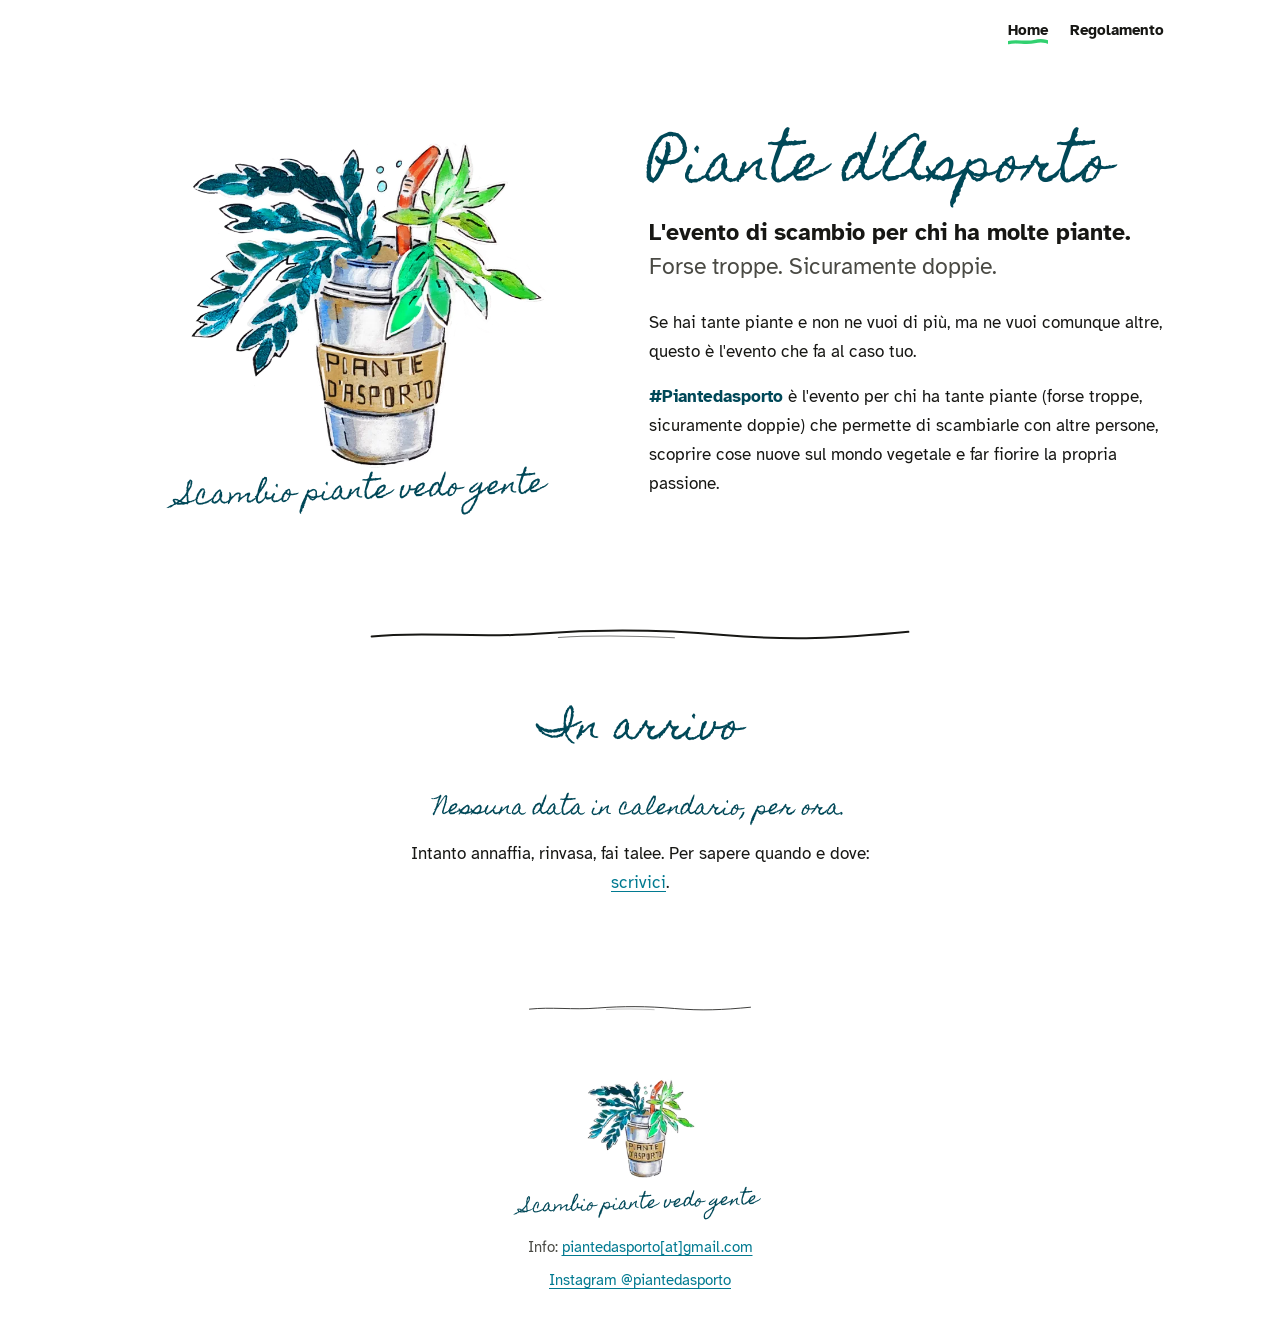
<file: index.html>
<!doctype html>
<html lang="it">
<head>
  <meta charset="utf-8">
  <meta name="viewport" content="width=device-width, initial-scale=1">
  <title>Piante d'Asporto · scambio piante a Torino</title>
  <meta name="description" content="L'evento di scambio per chi ha molte piante. Forse troppe. Sicuramente doppie. Porta una pianta, prendi una pianta.">
  <link rel="canonical" href="https://piantedasporto.it/">

  <meta property="og:type" content="website">
  <meta property="og:locale" content="it_IT">
  <meta property="og:site_name" content="Piante d'Asporto">
  <meta property="og:title" content="Piante d'Asporto">
  <meta property="og:description" content="L'evento di scambio per chi ha molte piante. Forse troppe. Sicuramente doppie.">
  <meta property="og:url" content="https://piantedasporto.it/">
  <meta property="og:image" content="https://piantedasporto.it/img/og.jpg">
  <meta property="og:image:width" content="1200">
  <meta property="og:image:height" content="630">
  <meta property="og:image:alt" content="Il logo di Piante d'Asporto, un bicchiere da asporto pieno di piante, con la scritta Scambio piante vedo gente">
  <meta name="twitter:card" content="summary_large_image">

  <link rel="icon" href="favicon.ico" sizes="48x48">
  <link rel="icon" href="img/favicon-32.png" type="image/png" sizes="32x32">
  <link rel="apple-touch-icon" href="img/apple-touch-icon.png">
  <link rel="manifest" href="site.webmanifest">
  <meta name="theme-color" content="#ffffff">

  <link rel="preload" href="fonts/homemade-apple-latin-400-normal.woff2" as="font" type="font/woff2" crossorigin>
  <link rel="preload" href="fonts/atkinson-hyperlegible-latin-400-normal.woff2" as="font" type="font/woff2" crossorigin>
  <link rel="stylesheet" href="styles.css">
  <script src="main.js" defer></script>
</head>
<body>
  <a class="skip" href="#contenuto">Vai al contenuto</a>

  <svg width="0" height="0" style="position:absolute" aria-hidden="true" focusable="false">
    <symbol id="tratto" viewBox="0 0 600 24">
      <path d="M4 14.5C62 8.2 118 16.9 186 11.6S318 6.4 392 12.8 520 16.6 596 9.4" fill="none" stroke="currentColor" stroke-width="2.2" stroke-linecap="round"/>
      <path d="M210 15.6c40-2.4 86-1.8 128 .4" fill="none" stroke="currentColor" stroke-width="1.2" stroke-linecap="round" opacity=".55"/>
    </symbol>
  </svg>

  <header class="site-header home">
    <div class="wrap">
      <nav class="nav" aria-label="Principale">
        <ul>
          <li><a href="./" aria-current="page">Home</a></li>
          <li><a href="regolamento.html">Regolamento</a></li>
        </ul>
      </nav>
    </div>
  </header>

  <main id="contenuto">
    <section class="hero">
      <div class="wrap">
        <figure class="logo-lockup">
          <picture>
            <source type="image/webp" srcset="img/logo-320.webp 320w, img/logo-640.webp 640w, img/logo-1040.webp 1040w" sizes="(min-width: 56rem) 23rem, 78vw">
            <img src="img/logo-640.png" srcset="img/logo-320.png 320w, img/logo-640.png 640w, img/logo-1040.png 1040w" sizes="(min-width: 56rem) 23rem, 78vw" width="640" height="586" alt="Piante d'Asporto: un bicchiere da asporto con cannuccia, pieno di piante" fetchpriority="high">
          </picture>
          <div class="bolle" aria-hidden="true"><span></span><span></span><span></span></div>
          <figcaption class="payoff">Scambio piante vedo gente</figcaption>
        </figure>

        <div class="hero-text">
          <h1>Piante d'Asporto</h1>
          <p class="sottotitolo">L'evento di scambio per chi ha molte piante. <span>Forse troppe. Sicuramente doppie.</span></p>
          <p>Se hai tante piante e non ne vuoi di più, ma ne vuoi comunque altre, questo è l'evento che fa al caso tuo.</p>
          <p><span class="hashtag">#Piantedasporto</span> è l'evento per chi ha tante piante (forse troppe, sicuramente doppie) che permette di scambiarle con altre persone, scoprire cose nuove sul mondo vegetale e far fiorire la propria passione.</p>
        </div>
      </div>
    </section>

    <svg class="tratto" aria-hidden="true" focusable="false"><use href="#tratto"/></svg>

    <section class="sezione" id="appuntamenti" aria-labelledby="titolo-appuntamenti">
      <div class="wrap">
        <h2 id="titolo-appuntamenti">Prossimi appuntamenti</h2>

        <!--
          SCHEDE EVENTO
          Per aggiungere un evento copia un <li> e cambia i dati.
          data-date (AAAA-MM-GG) serve a nascondere da solo gli eventi passati.
          Se nessun evento è futuro, la sezione mostra "In arrivo".
        -->
        <ul class="eventi" data-eventi>
          <li class="evento" data-date="2026-11-22">
            <h3 class="fascetta"><small>#Piantedasporto</small> <span class="quartiere">San Donato</span></h3>
            <p class="data"><time datetime="2026-11-22">Domenica 22 novembre</time></p>
            <p class="sede"><strong>@Lo Sbando</strong> Piazza Paravia 9B, Torino</p>

            <p class="claim">Cadono le foglie, ma non la voglia di stare insieme!</p>
            <p class="descrizione">Domenica 22 novembre, appuntamento autunnale con Piante d'Asporto: un workshop per sporcarsi le mani, bella musica per rifarsi le orecchie e una tisana (o tre) per accompagnare la conversazione.</p>
            <p class="descrizione">E ovviamente, tante piante da scambiare e persone con cui fare amicizia.</p>

            <ol class="programma">
              <li>
                <h4><span class="ora">15:00</span> Workshop di rinvaso <span class="nota-ora">(offerta libera)</span></h4>
                <p>Sembra facile, ma non lo è: sapere come fare un corretto rinvaso delle piante è una delle cose che distingue un pollice verde da un pollice verso. Con un po' pazienza, in questa oretta vedremo insieme le principali problematiche, gli errori da evitare e sfateremo qualche falso mito.</p>
              </li>
              <li>
                <h4><span class="ora">17:00</span> scambio piante, tisane e DJ set botanico con La Stefy</h4>
                <p>Il fulcro di ogni evento di Piante d'Asporto: lo scambio! Porta le tue piante e talee, scambiale con altre persone. È un ottimo pretesto per fare conoscenza!</p>
              </li>
            </ol>

            <p class="leggi"><span aria-hidden="true">🪴</span> Mi raccomando, <a href="regolamento.html">leggi il regolamento!</a> <span aria-hidden="true">🪴</span></p>
            <p class="iscrizione">Per partecipare compila il form di iscrizione:</p>
            <p class="azione"><a class="btn" href="https://forms.gle/s6F1cwdWLAPHZ67g9">Vuoi partecipare?</a></p>
          </li>

          <li class="evento" data-date="2025-04-06">
            <h3 class="fascetta"><small>#Piantedasporto</small> <span class="quartiere">San Salvario</span></h3>
            <p class="data"><time datetime="2025-04-06">06 aprile 2025</time></p>
            <p class="sede"><strong>@Casa del Quartiere di San Salvario</strong> via Morgari 14, Torino</p>

            <p class="claim">Scambio piante: porta una pianta, prendi una pianta!</p>

            <ol class="programma">
              <li>
                <h4><span class="ora">Ore 16:00</span> raccolta piante</h4>
                <p>Porta le piante o le talee che desideri scambiare, e ricevi in cambio un talloncino.</p>
              </li>
              <li>
                <h4><span class="ora">Ore 17:30</span> scambio piante</h4>
                <p>Restituendo il talloncino potrai prendere una pianta o una talea in cambio. Voilà!</p>
              </li>
              <!-- Workshop, solo se presente:
              <li>
                <h4><span class="ora">Ore 15:00</span> workshop: titolo</h4>
                <p>Descrizione breve.</p>
              </li>
              -->
            </ol>

            <p class="leggi"><span aria-hidden="true">🪴</span> Mi raccomando, <a href="regolamento.html">leggi il regolamento!</a> <span aria-hidden="true">🪴</span></p>
            <p class="azione"><a class="btn" href="regolamento.html#info" data-mail="Partecipo a #Piantedasporto San Salvario">Vuoi partecipare?</a></p>
          </li>
        </ul>

        <div class="in-arrivo" data-in-arrivo hidden>
          <p class="script">Nessuna data in calendario, per ora.</p>
          <p>Intanto annaffia, rinvasa, fai talee. Per sapere quando e dove: <a href="regolamento.html#info" data-mail="">scrivici</a>.</p>
        </div>
      </div>
    </section>
  </main>

  <svg class="tratto corto" aria-hidden="true" focusable="false"><use href="#tratto"/></svg>

  <footer class="site-footer">
    <div class="wrap">
      <picture>
        <source type="image/webp" srcset="img/logo-160.webp 160w, img/logo-320.webp 320w" sizes="7rem">
        <img class="logo-footer" src="img/logo-320.png" width="320" height="293" alt="" loading="lazy" decoding="async">
      </picture>
      <p class="payoff">Scambio piante vedo gente</p>
      <p>Info: <a href="regolamento.html#info" data-mail="">piantedasporto[at]gmail.com</a></p>
      <p><a href="https://www.instagram.com/piantedasporto/" rel="me">Instagram @piantedasporto</a></p>
    </div>
  </footer>
</body>
</html>
</file>
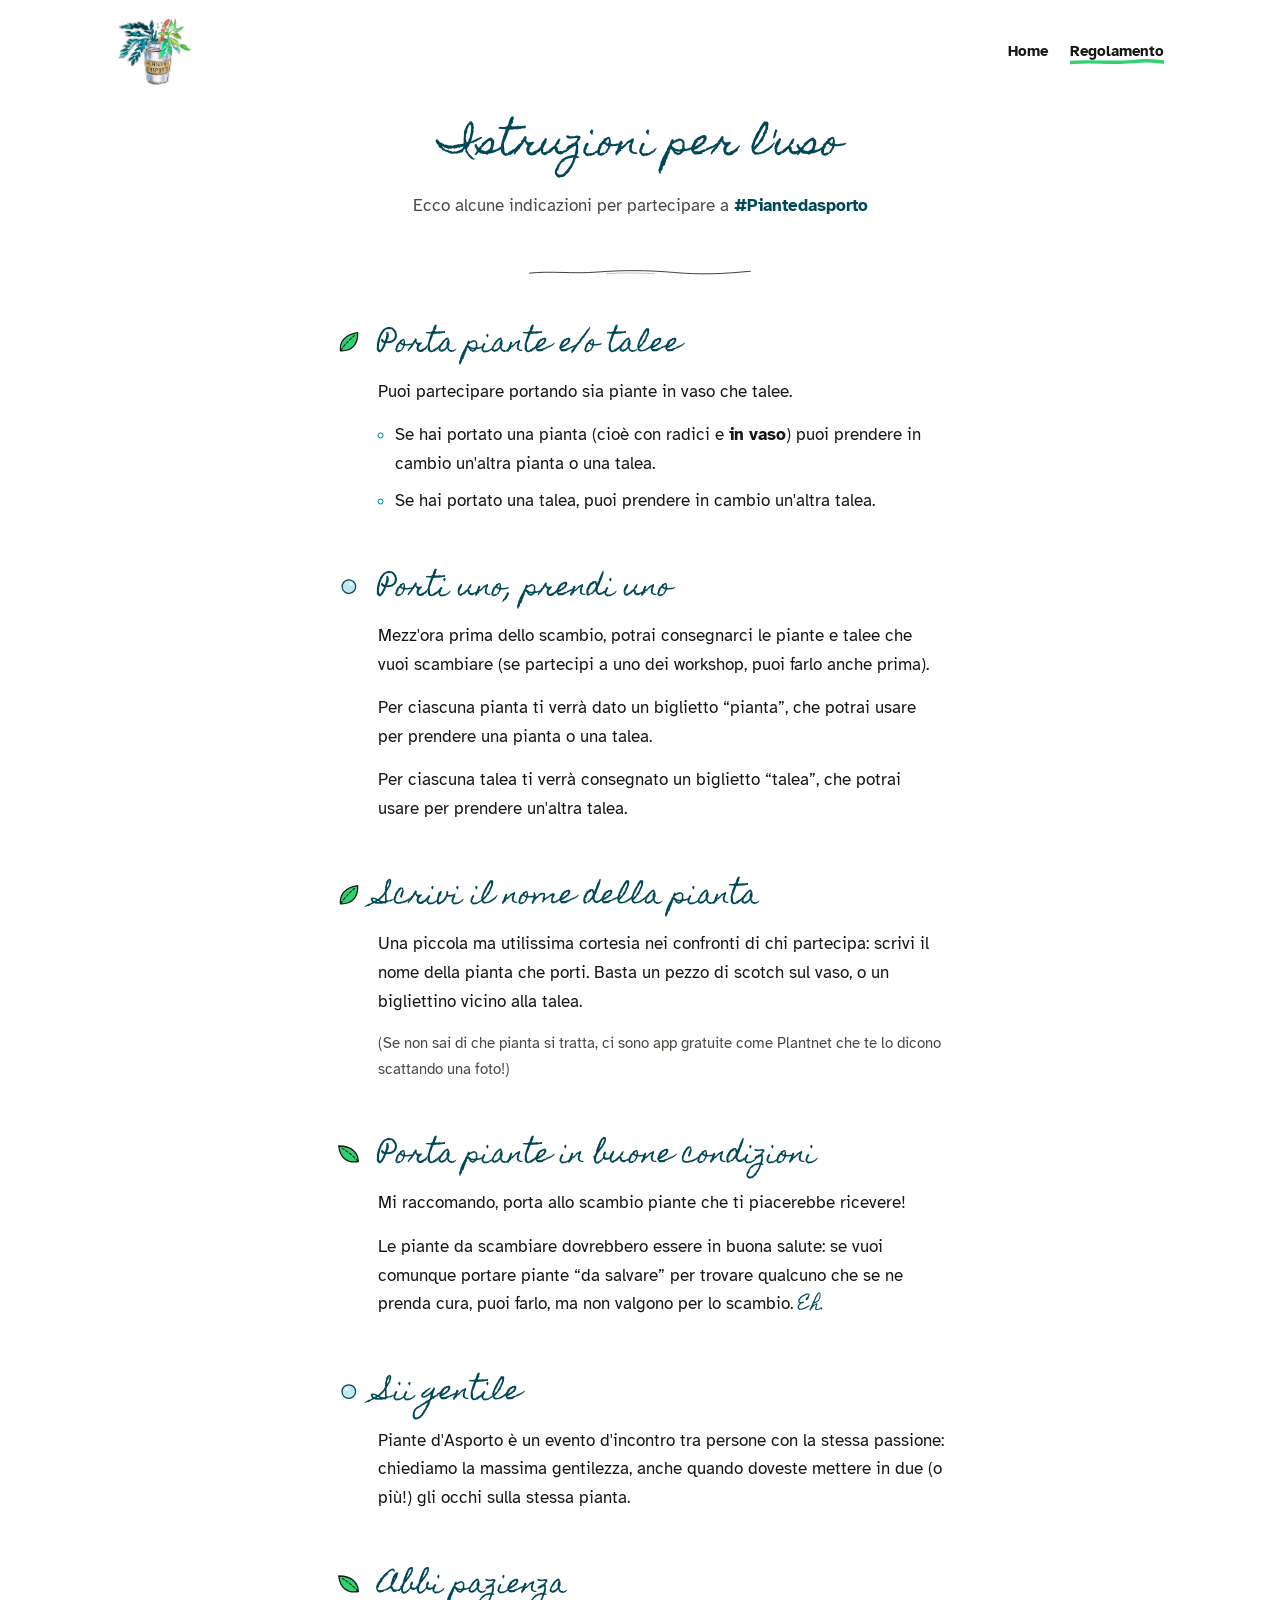
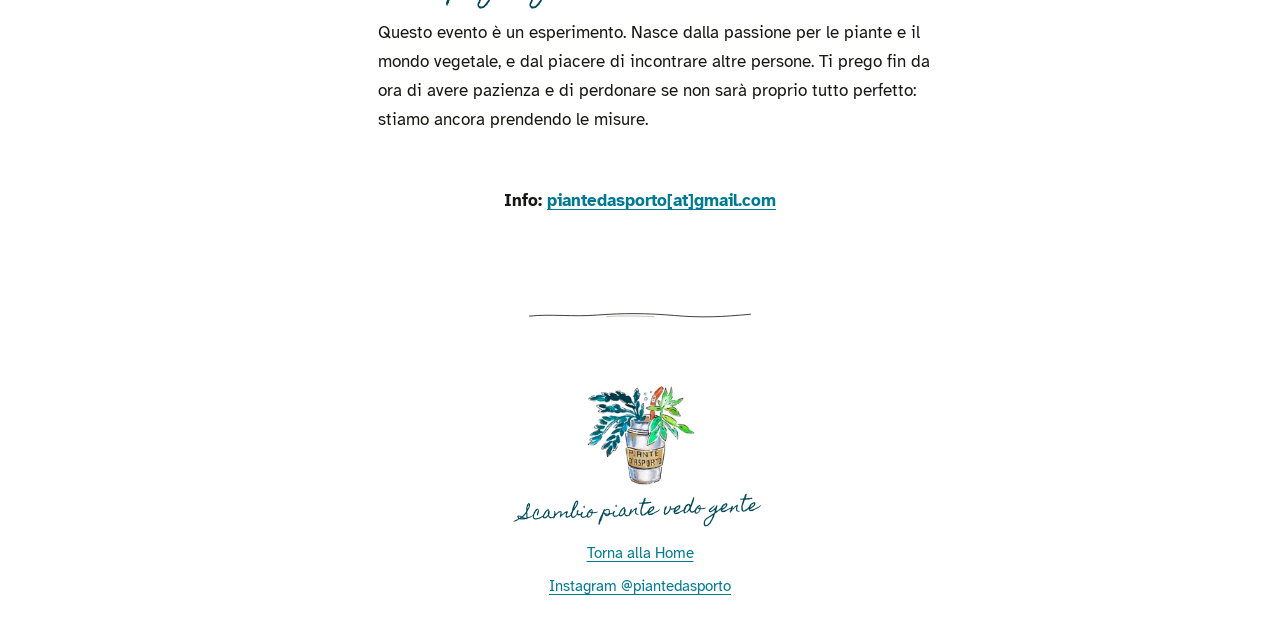
<file: regolamento.html>
<!doctype html>
<html lang="it">
<head>
  <meta charset="utf-8">
  <meta name="viewport" content="width=device-width, initial-scale=1">
  <title>Regolamento · Piante d'Asporto</title>
  <meta name="description" content="Istruzioni per l'uso di #Piantedasporto: piante e talee, biglietti, nomi delle piante, gentilezza e pazienza.">
  <link rel="canonical" href="https://piantedasporto.it/regolamento.html">

  <meta property="og:type" content="website">
  <meta property="og:locale" content="it_IT">
  <meta property="og:site_name" content="Piante d'Asporto">
  <meta property="og:title" content="Regolamento · Piante d'Asporto">
  <meta property="og:description" content="Istruzioni per l'uso di #Piantedasporto.">
  <meta property="og:url" content="https://piantedasporto.it/regolamento.html">
  <meta property="og:image" content="https://piantedasporto.it/img/og.jpg">
  <meta property="og:image:width" content="1200">
  <meta property="og:image:height" content="630">
  <meta property="og:image:alt" content="Il logo di Piante d'Asporto, un bicchiere da asporto pieno di piante, con la scritta Scambio piante vedo gente">
  <meta name="twitter:card" content="summary_large_image">

  <link rel="icon" href="favicon.ico" sizes="48x48">
  <link rel="icon" href="img/favicon-32.png" type="image/png" sizes="32x32">
  <link rel="apple-touch-icon" href="img/apple-touch-icon.png">
  <link rel="manifest" href="site.webmanifest">
  <meta name="theme-color" content="#ffffff">

  <link rel="preload" href="fonts/homemade-apple-latin-400-normal.woff2" as="font" type="font/woff2" crossorigin>
  <link rel="preload" href="fonts/atkinson-hyperlegible-latin-400-normal.woff2" as="font" type="font/woff2" crossorigin>
  <link rel="stylesheet" href="styles.css">
  <script src="main.js" defer></script>
</head>
<body>
  <a class="skip" href="#contenuto">Vai al contenuto</a>

  <svg width="0" height="0" style="position:absolute" aria-hidden="true" focusable="false">
    <symbol id="tratto" viewBox="0 0 600 24">
      <path d="M4 14.5C62 8.2 118 16.9 186 11.6S318 6.4 392 12.8 520 16.6 596 9.4" fill="none" stroke="currentColor" stroke-width="2.2" stroke-linecap="round"/>
      <path d="M210 15.6c40-2.4 86-1.8 128 .4" fill="none" stroke="currentColor" stroke-width="1.2" stroke-linecap="round" opacity=".55"/>
    </symbol>
    <symbol id="foglia" viewBox="0 0 32 32">
      <path d="M5.5 27.2C4.6 17.4 9.8 6.9 27.1 4.6c.6 14.9-7.4 23.3-21.6 22.6z" fill="#31d170" stroke="#171714" stroke-width="1.6" stroke-linejoin="round"/>
      <path d="M6.2 26.4c4.3-6.1 9.6-12.4 16.9-18.3" fill="none" stroke="#171714" stroke-width="1.3" stroke-linecap="round" stroke-dasharray="3.2 2.4"/>
    </symbol>
    <symbol id="bolla" viewBox="0 0 32 32">
      <circle cx="16" cy="17" r="8.5" fill="#bfe8f2" stroke="#004858" stroke-width="1.6"/>
      <circle cx="13" cy="14" r="2" fill="#ffffff"/>
    </symbol>
  </svg>

  <header class="site-header">
    <div class="wrap">
      <a class="brand-mini" href="./">
        <picture>
          <source type="image/webp" srcset="img/logo-160.webp 160w, img/logo-320.webp 320w" sizes="4.75rem">
          <img src="img/logo-160.webp" width="160" height="146" alt="Piante d'Asporto, torna alla Home">
        </picture>
      </a>
      <nav class="nav" aria-label="Principale">
        <ul>
          <li><a href="./">Home</a></li>
          <li><a href="regolamento.html" aria-current="page">Regolamento</a></li>
        </ul>
      </nav>
    </div>
  </header>

  <main id="contenuto" class="pagina">
    <div class="wrap">
      <h1 class="titolo-pagina">Istruzioni per l'uso</h1>
      <p class="intro">Ecco alcune indicazioni per partecipare a <span class="hashtag">#Piantedasporto</span></p>

      <svg class="tratto corto" aria-hidden="true" focusable="false"><use href="#tratto"/></svg>

      <ol class="regole">
        <li class="regola">
          <svg class="segno" aria-hidden="true" focusable="false"><use href="#foglia"/></svg>
          <h2>Porta piante e/o talee</h2>
          <p>Puoi partecipare portando sia piante in vaso che talee.</p>
          <ul>
            <li>Se hai portato una pianta (cioè con radici e <strong>in vaso</strong>) puoi prendere in cambio un'altra pianta o una talea.</li>
            <li>Se hai portato una talea, puoi prendere in cambio un'altra talea.</li>
          </ul>
        </li>

        <li class="regola">
          <svg class="segno" aria-hidden="true" focusable="false"><use href="#bolla"/></svg>
          <h2>Porti uno, prendi uno</h2>
          <p>Mezz'ora prima dello scambio, potrai consegnarci le piante e talee che vuoi scambiare (se partecipi a uno dei workshop, puoi farlo anche prima).</p>
          <p>Per ciascuna pianta ti verrà dato un biglietto “pianta”, che potrai usare per prendere una pianta o una talea.</p>
          <p>Per ciascuna talea ti verrà consegnato un biglietto “talea”, che potrai usare per prendere un'altra talea.</p>
        </li>

        <li class="regola">
          <svg class="segno" aria-hidden="true" focusable="false"><use href="#foglia"/></svg>
          <h2>Scrivi il nome della pianta</h2>
          <p>Una piccola ma utilissima cortesia nei confronti di chi partecipa: scrivi il nome della pianta che porti. Basta un pezzo di scotch sul vaso, o un bigliettino vicino alla talea.</p>
          <p class="nota">(Se non sai di che pianta si tratta, ci sono app gratuite come Plantnet che te lo dicono scattando una foto!)</p>
        </li>

        <li class="regola">
          <svg class="segno" aria-hidden="true" focusable="false"><use href="#foglia"/></svg>
          <h2>Porta piante in buone condizioni</h2>
          <p>Mi raccomando, porta allo scambio piante che ti piacerebbe ricevere!</p>
          <p>Le piante da scambiare dovrebbero essere in buona salute: se vuoi comunque portare piante “da salvare” per trovare qualcuno che se ne prenda cura, puoi farlo, ma non valgono per lo scambio. <span class="eh">Eh.</span></p>
        </li>

        <li class="regola">
          <svg class="segno" aria-hidden="true" focusable="false"><use href="#bolla"/></svg>
          <h2>Sii gentile</h2>
          <p>Piante d'Asporto è un evento d'incontro tra persone con la stessa passione: chiediamo la massima gentilezza, anche quando doveste mettere in due (o più!) gli occhi sulla stessa pianta.</p>
        </li>

        <li class="regola">
          <svg class="segno" aria-hidden="true" focusable="false"><use href="#foglia"/></svg>
          <h2>Abbi pazienza</h2>
          <p>Questo evento è un esperimento. Nasce dalla passione per le piante e il mondo vegetale, e dal piacere di incontrare altre persone. Ti prego fin da ora di avere pazienza e di perdonare se non sarà proprio tutto perfetto: stiamo ancora prendendo le misure.</p>
        </li>
      </ol>

      <p class="info" id="info">Info: <a href="#info" data-mail="">piantedasporto[at]gmail.com</a></p>
    </div>
  </main>

  <svg class="tratto corto" aria-hidden="true" focusable="false"><use href="#tratto"/></svg>

  <footer class="site-footer">
    <div class="wrap">
      <picture>
        <source type="image/webp" srcset="img/logo-160.webp 160w, img/logo-320.webp 320w" sizes="7rem">
        <img class="logo-footer" src="img/logo-320.png" width="320" height="293" alt="" loading="lazy" decoding="async">
      </picture>
      <p class="payoff">Scambio piante vedo gente</p>
      <p><a href="./">Torna alla Home</a></p>
      <p><a href="https://www.instagram.com/piantedasporto/" rel="me">Instagram @piantedasporto</a></p>
    </div>
  </footer>
</body>
</html>
</file>
<file: styles.css>
/* Piante d'Asporto
   Palette campionata dal logo (scripts: vedi LEGGIMI.md). Contrasti WCAG su #FFFFFF:
   ink 17.9 · petrolio 10.2 · teal 5.0 · arancio-btn 4.9 (testo bianco). */

@font-face {
  font-family: "Homemade Apple";
  src: url("fonts/homemade-apple-latin-400-normal.woff2") format("woff2");
  font-weight: 400; font-style: normal; font-display: swap;
}
@font-face {
  font-family: "Atkinson Hyperlegible";
  src: url("fonts/atkinson-hyperlegible-latin-400-normal.woff2") format("woff2");
  font-weight: 400; font-style: normal; font-display: swap;
}
@font-face {
  font-family: "Atkinson Hyperlegible";
  src: url("fonts/atkinson-hyperlegible-latin-400-italic.woff2") format("woff2");
  font-weight: 400; font-style: italic; font-display: swap;
}
@font-face {
  font-family: "Atkinson Hyperlegible";
  src: url("fonts/atkinson-hyperlegible-latin-700-normal.woff2") format("woff2");
  font-weight: 700; font-style: normal; font-display: swap;
}

:root {
  color-scheme: light;

  --ink: #171714;          /* nero inchiostro: testo e contorni */
  --ink-soft: #4a4a44;     /* testo secondario (8.9:1) */
  --petrolio: #004858;     /* foglie scure, testi di rilievo */
  --teal: #017a91;         /* foglie, link */
  --verde: #31d170;        /* accenti, stati attivi (mai come testo) */
  --arancio: #ea5a33;      /* cannuccia, solo decoro */
  --arancio-btn: #c8431f;  /* arancio scurito per il pulsante: 4.9:1 col bianco */
  --arancio-btn-hover: #a8371a;
  --kraft: #cbae7b;        /* fascette, etichette */
  --argento: #cacbcf;      /* superfici secondarie, bordi tenui */
  --argento-chiaro: #eef0ec;
  --bianco: #ffffff;

  --script: "Homemade Apple", "Segoe Script", cursive;
  --sans: "Atkinson Hyperlegible", system-ui, -apple-system, "Segoe UI", sans-serif;

  --gutter: 1.25rem;
  --misura: 38rem;

  /* bordo a mano libera, scala con il box senza ingrossare il tratto */
  --bordo-mano: url("data:image/svg+xml,%3Csvg xmlns='http://www.w3.org/2000/svg' viewBox='0 0 100 100' preserveAspectRatio='none'%3E%3Cpath d='M2.2 3.1C30 1.6 64 3.8 97.6 2.4c.9 28-.6 61 .8 94.9-31 1.1-63-.9-95.6.6C1.6 68 3.4 35 2.2 3.1z' fill='none' stroke='%23171714' stroke-width='1.6' stroke-linejoin='round' vector-effect='non-scaling-stroke'/%3E%3C/svg%3E");
}

*, *::before, *::after { box-sizing: border-box; }

html { -webkit-text-size-adjust: 100%; }

body {
  margin: 0;
  background: var(--bianco);
  color: var(--ink);
  font-family: var(--sans);
  font-size: 1.0625rem;
  line-height: 1.7;
  -webkit-font-smoothing: antialiased;
}

img, svg { display: block; max-width: 100%; }
img { height: auto; }

a { color: var(--teal); text-decoration-thickness: 1px; text-underline-offset: .2em; }
a:hover { color: var(--petrolio); text-decoration-thickness: 2px; }

:focus-visible {
  outline: 3px dashed var(--ink);
  outline-offset: 3px;
  border-radius: 2px;
}

.visually-hidden {
  position: absolute !important; width: 1px; height: 1px; margin: -1px; padding: 0;
  overflow: hidden; clip: rect(0 0 0 0); white-space: nowrap; border: 0;
}

.skip {
  position: absolute; left: var(--gutter); top: -4rem; z-index: 10;
  background: var(--bianco); color: var(--ink); padding: .5rem .9rem;
  border: 2px solid var(--ink);
}
.skip:focus { top: .75rem; }

.wrap { width: 100%; max-width: 68rem; margin-inline: auto; padding-inline: var(--gutter); }

.script { font-family: var(--script); font-weight: 400; letter-spacing: 0; }

/* ---------- header ---------- */

.site-header { padding-block: 1rem; }
.site-header .wrap { display: flex; align-items: center; justify-content: space-between; gap: 1rem; }

.brand-mini { display: block; width: 4.75rem; flex: none; }
.brand-mini img { width: 100%; }

.nav ul { display: flex; gap: 1.4rem; list-style: none; margin: 0; padding: 0; }
.nav a {
  color: var(--ink); text-decoration: none; font-weight: 700; font-size: .95rem;
  padding-block: .35rem; background-repeat: no-repeat; background-position: 0 100%; background-size: 0 4px;
}
.nav a:hover { background-image: linear-gradient(var(--verde), var(--verde)); background-size: 100% 4px; color: var(--ink); }
.nav a[aria-current="page"] {
  background-image: url("data:image/svg+xml,%3Csvg xmlns='http://www.w3.org/2000/svg' viewBox='0 0 100 8' preserveAspectRatio='none'%3E%3Cpath d='M1 5.2C22 3 45 6.4 66 4.1S90 3.6 99 4.6' fill='none' stroke='%2331d170' stroke-width='3.4' stroke-linecap='round' vector-effect='non-scaling-stroke'/%3E%3C/svg%3E");
  background-size: 100% 7px;
}
.site-header.home .wrap { justify-content: flex-end; }

/* ---------- hero (home) ---------- */

.hero { padding-block: .5rem 2.5rem; }
.hero .wrap { display: grid; gap: 1.5rem; justify-items: center; text-align: center; }

.logo-lockup {
  /* spazio di rispetto: metà della fascetta, cioè ~17% della larghezza del logo */
  --logo-w: min(60vw, 26rem);
  width: var(--logo-w);
  padding: calc(var(--logo-w) * .17);
  padding-bottom: calc(var(--logo-w) * .08);
  box-sizing: content-box;
  margin: 0;
  position: relative;
}
.logo-lockup img { width: 100%; }
.logo-lockup .payoff {
  /* il payoff può uscire dal bordo del logo, non dallo spazio di rispetto */
  margin: .25rem calc(var(--logo-w) * -.17) 0;
  white-space: nowrap;
  text-align: center;
  font-family: var(--script);
  color: var(--petrolio);
  font-size: calc(var(--logo-w) * .07);
  line-height: 1.6;
  transform: rotate(-2deg);
}

/* bollicine che salgono dalla cannuccia */
.bolle { position: absolute; left: calc(var(--logo-w) * .17); top: calc(var(--logo-w) * .17); width: var(--logo-w); height: calc(var(--logo-w) * .9); pointer-events: none; }
.bolle span {
  position: absolute; left: 53%; top: 13%;
  width: calc(var(--logo-w) * .016); aspect-ratio: 1;
  border: 1.5px solid var(--petrolio); border-radius: 50%;
  background: #bfe8f2;
  opacity: 0;
  animation: sale 6s ease-out infinite;
}
.bolle span:nth-child(2) { left: 56.5%; top: 10%; animation-delay: 2.1s; width: calc(var(--logo-w) * .012); }
.bolle span:nth-child(3) { left: 51.5%; top: 9%; animation-delay: 4.2s; }
@keyframes sale {
  0%   { transform: translate(0, 0); opacity: 0; }
  15%  { opacity: .9; }
  100% { transform: translate(6px, calc(var(--logo-w) * -.12)); opacity: 0; }
}

.hero-text { max-width: var(--misura); }
.hero h1 {
  font-family: var(--script); font-weight: 400;
  color: var(--petrolio);
  font-size: clamp(2rem, 8vw, 3.25rem);
  line-height: 1.5;
  margin: 0 0 .5rem;
}
.hero .sottotitolo {
  font-size: clamp(1.2rem, 4.2vw, 1.45rem);
  line-height: 1.5; font-weight: 700;
  margin: 0 0 1.5rem;
}
.hero .sottotitolo span { display: block; font-weight: 400; color: var(--ink-soft); }
.hero-text p { margin: 0 0 1rem; text-align: left; }
.hero-text .sottotitolo { text-align: inherit; }
.hashtag { font-weight: 700; color: var(--petrolio); }

@media (min-width: 56rem) {
  .hero .wrap { grid-template-columns: auto 1fr; align-items: center; justify-items: start; text-align: left; gap: 1rem 2.5rem; }
  .logo-lockup { --logo-w: 23rem; }
  .hero-text { padding-top: 2rem; }
}

/* ---------- separatore a mano ---------- */

.tratto { width: min(100%, 34rem); height: 1.4rem; margin: 2.5rem auto; color: var(--ink); }
.tratto.corto { width: min(60%, 14rem); }

/* ---------- sezioni ---------- */

.sezione { padding-block: 1rem 3rem; }
.sezione > .wrap > h2,
.titolo-pagina {
  font-family: var(--script); font-weight: 400; color: var(--petrolio);
  font-size: clamp(1.6rem, 6vw, 2.3rem); line-height: 1.6;
  margin: 0 0 2rem; text-align: center;
}

/* ---------- scheda evento ---------- */

/* flex e non grid: una scheda sola resta al centro, due stanno affiancate */
.eventi { display: flex; flex-wrap: wrap; justify-content: center; align-items: flex-start; gap: 3.5rem 2rem; list-style: none; margin: 0; padding: 0; }

.evento {
  position: relative;
  padding: 3.25rem 1.4rem 1.75rem;
  margin-top: 1.25rem;
  flex: 1 1 22rem; max-width: 34rem;
}
.evento::before {
  content: ""; position: absolute; inset: 0;
  background: var(--bordo-mano) center / 100% 100% no-repeat;
  pointer-events: none;
}
.evento:nth-child(even)::before { transform: scaleX(-1); }

/* fascetta kraft, come quella del bicchiere */
.fascetta {
  position: absolute; left: 50%; top: 0;
  transform: translate(-50%, -50%) rotate(-1.5deg);
  width: max-content; max-width: 88%;
  margin: 0; padding: .45rem 1.1rem .4rem;
  background: var(--kraft);
  border: 2px solid var(--ink);
  border-radius: 3px 6px 4px 7px / 6px 3px 7px 4px;
  text-align: center; line-height: 1.25;
  font-family: var(--sans); font-weight: 700;
  text-transform: uppercase; letter-spacing: .08em;
  color: var(--ink);
}
.fascetta::after {
  /* il tratteggio a pennarello dentro la fascetta */
  content: ""; position: absolute; left: .5rem; right: .5rem; bottom: .2rem;
  border-bottom: 1.5px dashed rgba(23, 23, 20, .55);
}
.fascetta small { display: block; font-size: .68rem; letter-spacing: .14em; }
.fascetta .quartiere { display: block; font-size: 1.15rem; }

.evento .data {
  font-family: var(--script); color: var(--petrolio);
  font-size: 1.35rem; line-height: 1.6; margin: 0 0 .25rem; text-align: center;
}
.evento .sede { text-align: center; margin: 0 0 1.25rem; }
.evento .sede strong { display: block; }
.evento .claim { font-weight: 700; text-align: center; margin: 0 0 1.5rem; }
.evento .descrizione { margin: -.5rem 0 1.5rem; }
.evento .descrizione + .descrizione { margin-top: -.75rem; }
.programma .nota-ora { font-weight: 400; color: var(--ink-soft); }
.evento .iscrizione { text-align: center; margin: 0 0 .9rem; color: var(--ink-soft); }

.programma { list-style: none; margin: 0 0 1.5rem; padding: 0; display: grid; gap: 1.1rem; }
.programma li { display: grid; gap: .1rem; }
.programma h4 { margin: 0; font-size: 1rem; line-height: 1.4; }
.programma .ora { color: var(--teal); margin-right: .35rem; white-space: nowrap; }
.programma p { margin: 0; color: var(--ink-soft); }

.evento .leggi { text-align: center; margin: 0 0 1.5rem; }
.evento .azione { text-align: center; margin: 0; }

/* ---------- pulsante "Vuoi partecipare?" ---------- */

.btn {
  display: inline-block;
  padding: .8rem 1.6rem .75rem;
  background: var(--arancio-btn);
  color: var(--bianco);
  font-family: var(--sans); font-weight: 700; font-size: 1.05rem; line-height: 1.3;
  text-decoration: none;
  border: 2px solid var(--ink);
  border-radius: 14px 5px 12px 6px / 6px 13px 5px 12px;
  box-shadow: 3px 3px 0 var(--ink);
  transform: rotate(-1deg);
  transition: transform .15s ease, box-shadow .15s ease, background-color .15s ease;
}
.btn:hover {
  background: var(--arancio-btn-hover); color: var(--bianco);
  transform: rotate(0deg) translate(-1px, -1px);
  box-shadow: 5px 5px 0 var(--ink);
}
.btn:active { transform: translate(2px, 2px); box-shadow: 1px 1px 0 var(--ink); }
.btn:focus-visible {
  outline: 3px dashed var(--ink); outline-offset: 5px;
  box-shadow: 3px 3px 0 var(--ink), 0 0 0 4px var(--verde);
}

/* ---------- "in arrivo" ---------- */

.in-arrivo { text-align: center; max-width: 30rem; margin-inline: auto; }
.in-arrivo p { margin: 0 0 .75rem; }
.in-arrivo .script { color: var(--petrolio); font-size: 1.3rem; line-height: 1.7; }

/* ---------- regolamento ---------- */

.pagina { padding-block: 1rem 3rem; }
.pagina .intro { text-align: center; max-width: var(--misura); margin: -1rem auto 1rem; color: var(--ink-soft); }

.regole { max-width: var(--misura); margin-inline: auto; padding: 0; list-style: none; counter-reset: regola; }
.regola { position: relative; padding-left: 2.6rem; margin-bottom: 3.25rem; }
.regola h2 {
  font-family: var(--script); font-weight: 400; color: var(--petrolio);
  font-size: clamp(1.3rem, 5vw, 1.65rem); line-height: 1.6; margin: 0 0 .75rem;
}
.regola .segno { position: absolute; left: 0; top: .35rem; width: 1.6rem; height: 1.6rem; }
.regola:nth-child(even) .segno { transform: scaleX(-1) rotate(8deg); }
.regola p, .regola ul { margin: 0 0 .9rem; }
.regola ul { padding-left: 1.1rem; }
.regola li { margin-bottom: .5rem; }
.regola li::marker { color: var(--teal); }
.nota { color: var(--ink-soft); font-size: .95rem; }
.eh { font-family: var(--script); color: var(--petrolio); white-space: nowrap; }

.info {
  max-width: var(--misura); margin: 1rem auto 0; text-align: center;
  font-weight: 700;
}

/* ---------- footer ---------- */

.site-footer { padding-block: 1rem 2.5rem; text-align: center; }
.site-footer .wrap { display: grid; justify-items: center; gap: .5rem; }
.site-footer .logo-footer { width: 7rem; margin: 0 auto; }
.site-footer .payoff {
  font-family: var(--script); color: var(--petrolio);
  font-size: 1.05rem; line-height: 1.7; margin: .25rem 0 .5rem; transform: rotate(-2deg);
}
.site-footer p { margin: 0; font-size: .92rem; color: var(--ink-soft); }
.site-footer a { color: var(--teal); }

/* ---------- 404 ---------- */

.vuoto { text-align: center; padding-block: 2rem 4rem; }
.vuoto img { width: 9rem; margin: 0 auto 1rem; }

/* ---------- movimento ---------- */

@media (prefers-reduced-motion: reduce) {
  *, *::before, *::after { animation: none !important; transition: none !important; }
  .bolle { display: none; }
}
</file>
